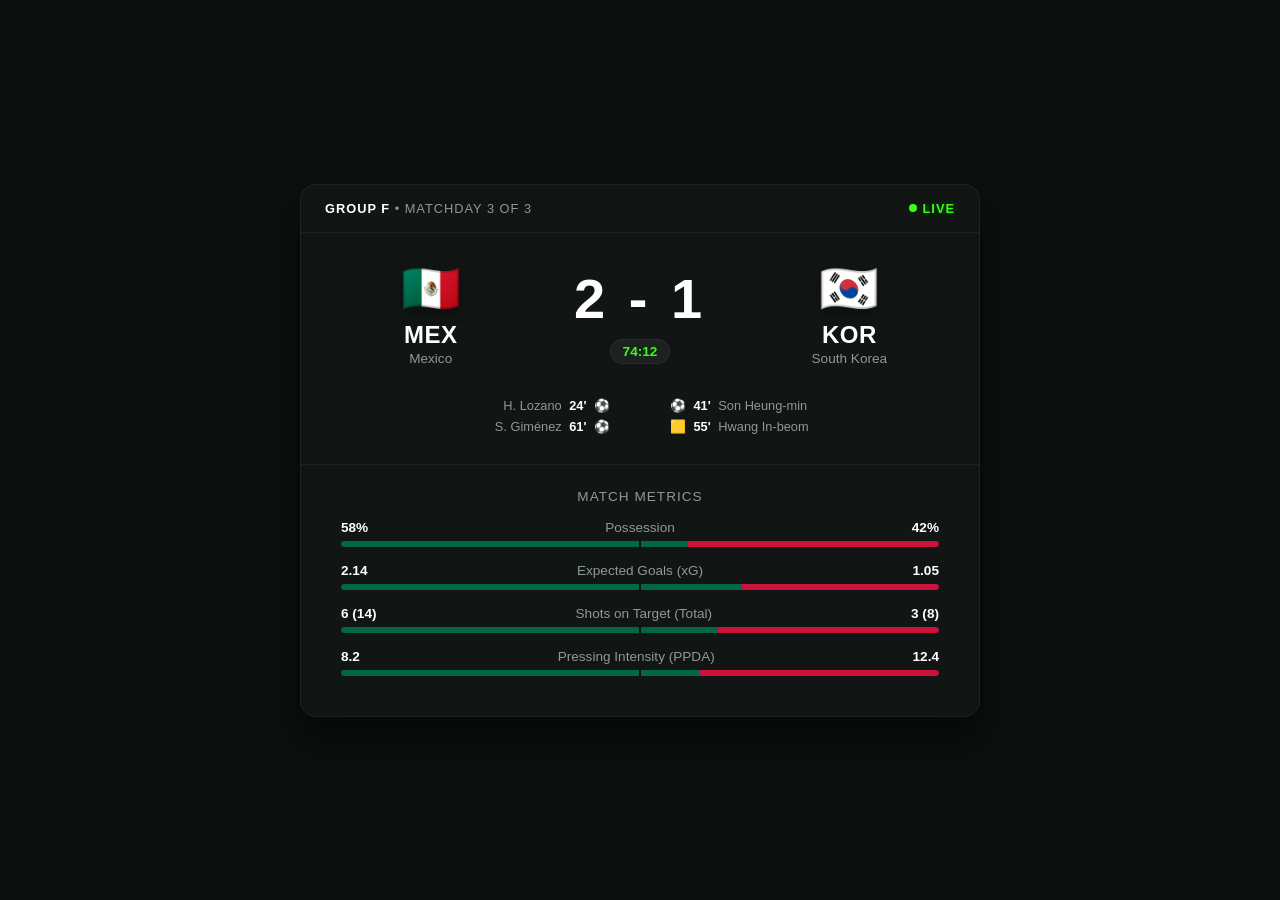
<file: index.html>
<!DOCTYPE html>
<html lang="en">
<head>
    <meta charset="UTF-8">
    <meta name="viewport" content="width=device-width, initial-scale=1.0">
    <title>World Cup Live Dashboard</title>
    <style>
        /* --- DESIGN SYSTEM TOKENS --- */
        :root {
            --bg-main: #0c0f0e;
            --bg-card: rgba(20, 26, 24, 0.65);
            --border-glass: rgba(255, 255, 255, 0.06);
            --text-primary: #ffffff;
            --text-secondary: #8e9a95;
            --accent-neon: #39ff14;
            --accent-neon-glow: rgba(57, 255, 20, 0.3);
            --team-home: #006847; /* Mexico Green */
            --team-away: #cd113b; /* South Korea Red */
            --font-stack: -apple-system, BlinkMacSystemFont, "Segoe UI", Roboto, Helvetica, Arial, sans-serif;
        }

        * {
            box-sizing: border-box;
            margin: 0;
            padding: 0;
        }

        body {
            background-color: var(--bg-main);
            color: var(--text-primary);
            font-family: var(--font-stack);
            display: flex;
            justify-content: center;
            align-items: center;
            min-height: 100vh;
            padding: 20px;
        }

        /* --- SCOREBOARD CONTAINER --- */
        .scoreboard-card {
            background: var(--bg-card);
            backdrop-filter: blur(12px);
            -webkit-backdrop-filter: blur(12px);
            border: 1px solid var(--border-glass);
            border-radius: 16px;
            width: 100%;
            max-width: 680px;
            box-shadow: 0 20px 40px rgba(0, 0, 0, 0.5);
            overflow: hidden;
        }

        /* --- HEADER BANNER --- */
        .card-header {
            display: flex;
            justify-content: space-between;
            align-items: center;
            padding: 16px 24px;
            border-bottom: 1px solid var(--border-glass);
            font-size: 0.8rem;
            text-transform: uppercase;
            letter-spacing: 1px;
            color: var(--text-secondary);
        }

        .stage-badge {
            font-weight: 700;
            color: var(--text-primary);
        }

        .live-indicator {
            display: flex;
            align-items: center;
            gap: 6px;
            color: var(--accent-neon);
            font-weight: 700;
            text-shadow: 0 0 8px var(--accent-neon-glow);
        }

        .live-dot {
            width: 8px;
            height: 8px;
            background-color: var(--accent-neon);
            border-radius: 50%;
            animation: pulse 1.8s infinite alternate;
        }

        /* --- MATCH STATUS BLOCK --- */
        .match-hero {
            display: flex;
            justify-content: space-between;
            align-items: center;
            padding: 32px 40px;
        }

        .team-box {
            display: flex;
            flex-direction: column;
            align-items: center;
            width: 30%;
            text-align: center;
        }

        .flag {
            font-size: 3rem;
            line-height: 1;
            margin-bottom: 8px;
            filter: drop-shadow(0 4px 6px rgba(0,0,0,0.3));
        }

        .team-code {
            font-size: 1.5rem;
            font-weight: 800;
            letter-spacing: 0.5px;
        }

        .team-name {
            font-size: 0.85rem;
            color: var(--text-secondary);
            margin-top: 2px;
        }

        .score-center {
            display: flex;
            flex-direction: column;
            align-items: center;
            justify-content: center;
            width: 40%;
        }

        .score-display {
            font-size: 3.5rem;
            font-weight: 900;
            letter-spacing: 4px;
            font-variant-numeric: tabular-nums;
        }

        .match-clock {
            background: rgba(255, 255, 255, 0.05);
            border: 1px solid var(--border-glass);
            padding: 4px 12px;
            border-radius: 20px;
            font-size: 0.85rem;
            font-weight: 700;
            color: var(--accent-neon);
            margin-top: 8px;
        }

        /* --- CHRONOLOGICAL TIMELINE --- */
        .timeline-summary {
            display: flex;
            justify-content: space-between;
            padding: 0 40px 24px 40px;
            font-size: 0.8rem;
            color: var(--text-secondary);
            border-bottom: 1px solid var(--border-glass);
        }

        .events-list {
            list-style: none;
            width: 45%;
        }

        .events-home { text-align: right; }
        .events-away { text-align: left; }

        .event-item {
            margin-bottom: 6px;
        }
        .event-minute {
            color: var(--text-primary);
            font-weight: 600;
            margin: 0 4px;
        }

        /* --- DEEP DATA STATS MATRIX --- */
        .stats-matrix {
            padding: 24px 40px;
        }

        .matrix-title {
            font-size: 0.85rem;
            text-transform: uppercase;
            letter-spacing: 1px;
            color: var(--text-secondary);
            margin-bottom: 16px;
            text-align: center;
        }

        .stat-row {
            margin-bottom: 16px;
        }

        .stat-labels {
            display: flex;
            justify-content: space-between;
            font-size: 0.85rem;
            margin-bottom: 6px;
            font-weight: 600;
        }

        .stat-name {
            color: var(--text-secondary);
            font-weight: 500;
        }

        /* Center-Out Split Progress Track */
        .stat-progress-bar {
            height: 6px;
            background: rgba(255, 255, 255, 0.08);
            border-radius: 3px;
            position: relative;
            overflow: hidden;
            display: flex;
        }

        .fill-home, .fill-away {
            height: 100%;
            transition: width 0.5s ease-out;
        }

        .fill-home {
            background: var(--team-home);
            margin-left: auto; /* Align to center-right side of home block */
            border-radius: 3px 0 0 3px;
        }

        .fill-away {
            background: var(--team-away);
            border-radius: 0 3px 3px 0;
        }

        .split-divider {
            width: 2px;
            height: 100%;
            background: var(--bg-main);
            position: absolute;
            left: 50%;
            transform: translateX(-50%);
            z-index: 2;
        }

        /* --- ANIMATIONS --- */
        @keyframes pulse {
            0% { opacity: 0.4; box-shadow: 0 0 0 rgba(57, 255, 20, 0); }
            100% { opacity: 1; box-shadow: 0 0 12px var(--accent-neon-glow); }
        }

        /* --- RESPONSIVE ADJUSTMENTS --- */
        @media (max-width: 500px) {
            body {
                padding: 10px;
                align-items: flex-start;
            }

            .scoreboard-card {
                max-width: 100%;
                border-radius: 12px;
            }

            .card-header {
                padding: 12px 16px;
                font-size: 0.7rem;
            }

            .match-hero {
                padding: 20px 16px;
            }

            .flag {
                font-size: 2.2rem;
                margin-bottom: 4px;
            }

            .team-code {
                font-size: 1.1rem;
            }

            .team-name {
                font-size: 0.7rem;
            }

            .score-display {
                font-size: 2.4rem;
                letter-spacing: 2px;
            }

            .match-clock {
                font-size: 0.75rem;
                padding: 3px 10px;
            }

            .timeline-summary {
                padding: 0 16px 16px 16px;
                font-size: 0.72rem;
            }

            .stats-matrix {
                padding: 16px;
            }

            .matrix-title {
                font-size: 0.75rem;
                margin-bottom: 12px;
            }

            .stat-labels {
                font-size: 0.75rem;
            }

            .stat-row {
                margin-bottom: 14px;
            }
        }

        @media (max-width: 360px) {
            .team-box {
                width: 28%;
            }

            .score-center {
                width: 44%;
            }

            .flag {
                font-size: 1.8rem;
            }

            .score-display {
                font-size: 2rem;
                letter-spacing: 1px;
            }
        }
    </style>
</head>
<body>

    <div class="scoreboard-card">
        <!-- Header Section -->
        <div class="card-header">
            <div>
                <span class="stage-badge">Group F</span> &bull; Matchday 3 of 3
            </div>
            <div class="live-indicator">
                <div class="live-dot"></div>
                <span>Live</span>
            </div>
        </div>

        <!-- Scoreboard Face -->
        <div class="match-hero">
            <div class="team-box">
                <div class="flag">🇲🇽</div>
                <div class="team-code">MEX</div>
                <div class="team-name">Mexico</div>
            </div>

            <div class="score-center">
                <div class="score-display">2 - 1</div>
                <div class="match-clock">74:12</div>
            </div>

            <div class="team-box">
                <div class="flag">🇰🇷</div>
                <div class="team-code">KOR</div>
                <div class="team-name">South Korea</div>
            </div>
        </div>

        <!-- Chronological Match Goals / Cards -->
        <div class="timeline-summary">
            <ul class="events-list events-home">
                <li class="event-item">H. Lozano <span class="event-minute">24'</span> ⚽</li>
                <li class="event-item">S. Giménez <span class="event-minute">61'</span> ⚽</li>
            </ul>
            <ul class="events-list events-away">
                <li class="event-item">⚽ <span class="event-minute">41'</span> Son Heung-min</li>
                <li class="event-item">🟨 <span class="event-minute">55'</span> Hwang In-beom</li>
            </ul>
        </div>

        <!-- Advanced Analytics Matrix -->
        <div class="stats-matrix">
            <div class="matrix-title">Match Metrics</div>

            <!-- Metric 1: Possession -->
            <div class="stat-row">
                <div class="stat-labels">
                    <span class="val-home">58%</span>
                    <span class="stat-name">Possession</span>
                    <span class="val-away">42%</span>
                </div>
                <div class="stat-progress-bar">
                    <div class="fill-home" style="width: 58%;"></div>
                    <div class="split-divider"></div>
                    <div class="fill-away" style="width: 42%;"></div>
                </div>
            </div>

            <!-- Metric 2: Expected Goals (xG) -->
            <div class="stat-row">
                <div class="stat-labels">
                    <span class="val-home">2.14</span>
                    <span class="stat-name">Expected Goals (xG)</span>
                    <span class="val-away">1.05</span>
                </div>
                <!-- Normalized progress bar calculated out of roughly total aggregate xG -->
                <div class="stat-progress-bar">
                    <div class="fill-home" style="width: 67%;"></div>
                    <div class="split-divider"></div>
                    <div class="fill-away" style="width: 33%;"></div>
                </div>
            </div>

            <!-- Metric 3: Shots on Target -->
            <div class="stat-row">
                <div class="stat-labels">
                    <span class="val-home">6 (14)</span>
                    <span class="stat-name">Shots on Target (Total)</span>
                    <span class="val-away">3 (8)</span>
                </div>
                <div class="stat-progress-bar">
                    <div class="fill-home" style="width: 63%;"></div>
                    <div class="split-divider"></div>
                    <div class="fill-away" style="width: 37%;"></div>
                </div>
            </div>

            <!-- Metric 4: PPDA -->
            <div class="stat-row">
                <div class="stat-labels">
                    <span class="val-home">8.2</span>
                    <span class="stat-name">Pressing Intensity (PPDA)</span>
                    <span class="val-away">12.4</span>
                </div>
                <!-- Shorter/Lower PPDA means more intense press (Home team dominating the bar) -->
                <div class="stat-progress-bar">
                    <div class="fill-home" style="width: 60%;"></div>
                    <div class="split-divider"></div>
                    <div class="fill-away" style="width: 40%;"></div>
                </div>
            </div>

        </div>
    </div>

</body>
</html>
</file>
